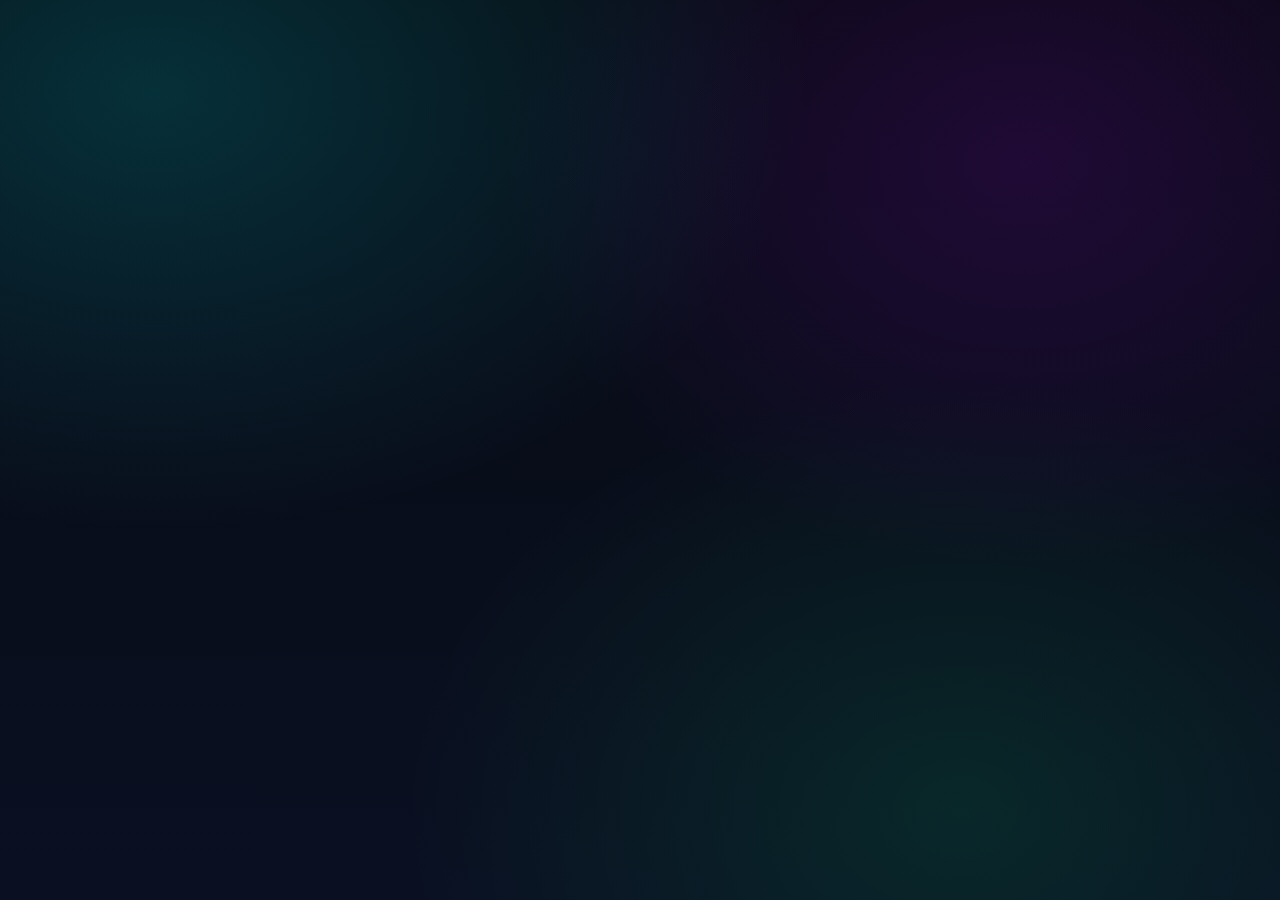
<file: index.html>
<!doctype html>
<html lang="zh-CN">
<head>
  <meta charset="utf-8" />
  <meta name="viewport" content="width=device-width,initial-scale=1" />
  <meta name="color-scheme" content="dark" />
  <title>个人主页</title>
  <style>
    :root{
      --bg0:#070A12;
      --bg1:#0A1022;
      --panel:rgba(10,16,34,.65);
      --panel2:rgba(10,16,34,.38);
      --text:#EAF2FF;
      --muted:rgba(234,242,255,.72);
      --faint:rgba(234,242,255,.45);
      --line:rgba(120,160,255,.18);

      --neonA:#00F5FF; /* cyan */
      --neonB:#B400FF; /* purple */
      --neonC:#00FF7A; /* green */
      --warn:#FF4D6D;
      --ok:#00FF7A;

      --shadow: 0 0 24px rgba(0,245,255,.12), 0 0 48px rgba(180,0,255,.10);
      --radius: 18px;
      --radius2: 28px;
      --mono: ui-monospace, SFMono-Regular, Menlo, Monaco, Consolas, "Liberation Mono", "Courier New", monospace;
      --sans: ui-sans-serif, system-ui, -apple-system, Segoe UI, Roboto, "PingFang SC", "Hiragino Sans GB", "Microsoft YaHei", Arial, sans-serif;
    }

    *{ box-sizing:border-box; }
    html,body{ height:100%; }
    body{
      margin:0;
      font-family:var(--sans);
      color:var(--text);
      background:
        radial-gradient(1200px 800px at 12% 10%, rgba(0,245,255,.16), transparent 55%),
        radial-gradient(900px 700px at 80% 18%, rgba(180,0,255,.14), transparent 58%),
        radial-gradient(900px 700px at 75% 90%, rgba(0,255,122,.10), transparent 62%),
        linear-gradient(180deg, var(--bg0), var(--bg1));
      overflow-x:hidden;
    }

    /* Subtle cyber grid + scanlines */
    .bg-grid::before{
      content:"";
      position:fixed; inset:0;
      pointer-events:none;
      background:
        linear-gradient(to right, rgba(120,160,255,.08) 1px, transparent 1px),
        linear-gradient(to bottom, rgba(120,160,255,.08) 1px, transparent 1px);
      background-size: 60px 60px;
      mask-image: radial-gradient(closest-side, rgba(0,0,0,.9), transparent 92%);
      opacity:.45;
      transform: translateZ(0);
    }
    .bg-grid::after{
      content:"";
      position:fixed; inset:0;
      pointer-events:none;
      background: repeating-linear-gradient(
        to bottom,
        rgba(255,255,255,.04) 0px,
        rgba(255,255,255,.04) 1px,
        transparent 2px,
        transparent 7px
      );
      opacity:.10;
      mix-blend-mode:overlay;
      animation: scan 10s linear infinite;
    }
    @keyframes scan{
      from{ transform: translateY(-12px); }
      to{ transform: translateY(12px); }
    }

    a{ color:inherit; text-decoration:none; }
    .wrap{
      width:min(1120px, calc(100% - 40px));
      margin: 0 auto;
      padding: 26px 0 80px;
    }

    /* Top nav */
    .topbar{
      position:sticky; top:0; z-index:50;
      backdrop-filter: blur(14px);
      background: linear-gradient(180deg, rgba(7,10,18,.82), rgba(7,10,18,.45));
      border-bottom:1px solid rgba(120,160,255,.12);
    }
    .topbar .inner{
      width:min(1120px, calc(100% - 40px));
      margin:0 auto;
      display:flex; align-items:center; justify-content:space-between;
      padding: 12px 0;
      gap:14px;
    }
    .brand{
      display:flex; align-items:center; gap:12px;
      min-width: 190px;
    }
    .brand .dot{
      width:12px; height:12px; border-radius:999px;
      background: radial-gradient(circle at 30% 30%, #fff, rgba(255,255,255,.2) 30%, transparent 65%),
                  linear-gradient(135deg, var(--neonA), var(--neonB));
      box-shadow: 0 0 16px rgba(0,245,255,.35), 0 0 22px rgba(180,0,255,.28);
    }
    .brand .name{
      font-family:var(--mono);
      letter-spacing:.5px;
      font-size:14px;
      opacity:.92;
    }
    .nav{
      display:flex; flex-wrap:wrap;
      gap:10px;
      justify-content:flex-end;
    }
    .chip{
      font-family:var(--mono);
      font-size:12px;
      padding:8px 10px;
      border:1px solid rgba(120,160,255,.22);
      border-radius:999px;
      background: rgba(10,16,34,.38);
      transition: transform .15s ease, border-color .15s ease, box-shadow .15s ease;
      user-select:none;
      white-space:nowrap;
    }
    .chip:hover{
      transform: translateY(-1px);
      border-color: rgba(0,245,255,.55);
      box-shadow: 0 0 0 1px rgba(0,245,255,.18), 0 0 22px rgba(0,245,255,.12);
    }
    .chip:active{ transform: translateY(0px); }

    /* Hero */
    .hero{
      margin-top: 24px;
      border-radius: var(--radius2);
      position:relative;
      overflow:hidden;
      border:1px solid rgba(120,160,255,.16);
      background: linear-gradient(180deg, rgba(10,16,34,.72), rgba(10,16,34,.28));
      box-shadow: var(--shadow);
    }
    .hero::before{
      content:"";
      position:absolute; inset:-2px;
      background: conic-gradient(from 140deg, rgba(0,245,255,.25), rgba(180,0,255,.22), rgba(0,255,122,.20), rgba(0,245,255,.25));
      filter: blur(24px);
      opacity:.55;
      z-index:0;
    }
    .hero::after{
      content:"";
      position:absolute; inset:0;
      background:
        radial-gradient(600px 320px at 10% 25%, rgba(0,245,255,.22), transparent 60%),
        radial-gradient(680px 420px at 80% 30%, rgba(180,0,255,.18), transparent 62%),
        radial-gradient(560px 420px at 60% 90%, rgba(0,255,122,.12), transparent 60%);
      z-index:0;
      opacity:.9;
    }
    .hero .content{
      position:relative; z-index:1;
      display:grid;
      grid-template-columns: 1.15fr .85fr;
      gap: 24px;
      padding: 28px;
      align-items:stretch;
    }
    @media (max-width: 920px){
      .hero .content{ grid-template-columns: 1fr; }
    }

    .title{
      margin:0;
      font-size: 40px;
      line-height:1.08;
      letter-spacing:-.4px;
    }
    .glitch{
      position:relative;
      display:inline-block;
      text-shadow: 0 0 18px rgba(0,245,255,.20), 0 0 22px rgba(180,0,255,.18);
    }
    .glitch::before, .glitch::after{
      content: attr(data-text);
      position:absolute; left:0; top:0;
      width:100%;
      opacity:.65;
      clip-path: inset(0 0 0 0);
      pointer-events:none;
    }
    .glitch::before{
      transform: translate(1px, 0);
      color: rgba(0,245,255,.9);
      mix-blend-mode:screen;
      animation: glitch1 2.6s infinite linear;
    }
    .glitch::after{
      transform: translate(-1px, 0);
      color: rgba(180,0,255,.9);
      mix-blend-mode:screen;
      animation: glitch2 3.2s infinite linear;
    }
    @keyframes glitch1{
      0%, 100% { clip-path: inset(0 0 0 0); }
      12% { clip-path: inset(0 0 68% 0); }
      18% { clip-path: inset(42% 0 22% 0); }
      30% { clip-path: inset(12% 0 58% 0); }
      44% { clip-path: inset(72% 0 8% 0); }
      62% { clip-path: inset(8% 0 72% 0); }
      78% { clip-path: inset(54% 0 18% 0); }
    }
    @keyframes glitch2{
      0%, 100% { clip-path: inset(0 0 0 0); }
      10% { clip-path: inset(66% 0 6% 0); }
      22% { clip-path: inset(12% 0 64% 0); }
      36% { clip-path: inset(48% 0 20% 0); }
      52% { clip-path: inset(4% 0 74% 0); }
      70% { clip-path: inset(58% 0 16% 0); }
      84% { clip-path: inset(18% 0 58% 0); }
    }

    .subtitle{
      margin: 10px 0 0;
      color: var(--muted);
      font-size: 15px;
      line-height: 1.65;
      max-width: 62ch;
    }
    .meta-row{
      margin-top: 16px;
      display:flex; flex-wrap:wrap; gap:10px;
      align-items:center;
    }

    .btn{
      display:inline-flex; align-items:center; gap:10px;
      padding: 11px 14px;
      border-radius: 12px;
      border: 1px solid rgba(120,160,255,.22);
      background: rgba(10,16,34,.50);
      font-family: var(--mono);
      font-size: 12px;
      letter-spacing:.3px;
      cursor:pointer;
      transition: transform .15s ease, border-color .15s ease, box-shadow .15s ease;
      user-select:none;
    }
    .btn:hover{
      transform: translateY(-1px);
      border-color: rgba(0,245,255,.55);
      box-shadow: 0 0 0 1px rgba(0,245,255,.18), 0 0 26px rgba(0,245,255,.12);
    }
    .btn:active{ transform: translateY(0px); }
    .btn.primary{
      border-color: rgba(0,245,255,.55);
      background: linear-gradient(135deg, rgba(0,245,255,.20), rgba(180,0,255,.16));
      box-shadow: 0 0 0 1px rgba(0,245,255,.16), 0 0 32px rgba(180,0,255,.10);
    }
    .btn.danger:hover{ border-color: rgba(255,77,109,.75); box-shadow: 0 0 0 1px rgba(255,77,109,.18), 0 0 26px rgba(255,77,109,.10); }

    .sidecard{
      border-radius: var(--radius);
      border:1px solid rgba(120,160,255,.16);
      background: linear-gradient(180deg, rgba(10,16,34,.62), rgba(10,16,34,.30));
      padding: 16px;
      position:relative;
      overflow:hidden;
    }
    .sidecard::before{
      content:"";
      position:absolute; inset:-40px;
      background: radial-gradient(closest-side, rgba(0,245,255,.20), transparent 70%);
      opacity:.35;
      z-index:0;
      transform: translate(40px, -10px);
    }
    .sidecard > *{ position:relative; z-index:1; }

    .avatar{
      display:flex; gap:12px; align-items:center;
      padding-bottom: 12px;
      border-bottom: 1px solid rgba(120,160,255,.14);
      margin-bottom: 12px;
    }
    .avatar .pic{
      width:64px; height:64px; border-radius:16px;
      border:1px solid rgba(120,160,255,.22);
      background: rgba(10,16,34,.45);
      box-shadow: 0 0 22px rgba(0,245,255,.10);
      overflow:hidden;
      flex: 0 0 auto;
    }
    .avatar .pic svg{ width:100%; height:100%; display:block; }
    .avatar .who{ min-width:0; }
    .avatar .who .n{
      margin:0;
      font-size: 15px;
      letter-spacing:.2px;
      white-space:nowrap;
      overflow:hidden;
      text-overflow:ellipsis;
    }
    .avatar .who .t{
      margin:4px 0 0;
      font-family: var(--mono);
      font-size: 12px;
      color: var(--muted);
      white-space:nowrap;
      overflow:hidden;
      text-overflow:ellipsis;
    }

    .kv{
      display:grid;
      grid-template-columns: 88px 1fr;
      gap: 8px 10px;
      font-size: 13px;
    }
    .kv .k{
      color: var(--faint);
      font-family: var(--mono);
    }
    .kv .v{
      color: var(--text);
      overflow-wrap:anywhere;
    }

    /* Sections */
    section{
      margin-top: 22px;
      border-radius: var(--radius2);
      border:1px solid rgba(120,160,255,.14);
      background: linear-gradient(180deg, rgba(10,16,34,.55), rgba(10,16,34,.24));
      box-shadow: 0 0 0 1px rgba(0,0,0,.16), 0 0 40px rgba(0,0,0,.18);
      overflow:hidden;
    }
    .sec-head{
      padding: 16px 18px;
      display:flex; align-items:center; justify-content:space-between;
      border-bottom: 1px solid rgba(120,160,255,.14);
      background: linear-gradient(180deg, rgba(10,16,34,.72), rgba(10,16,34,.34));
      gap: 10px;
    }
    .sec-title{
      display:flex; align-items:center; gap:10px;
      font-family: var(--mono);
      letter-spacing:.4px;
      font-size: 13px;
      color: rgba(234,242,255,.86);
      margin:0;
    }
    .sec-title .sig{
      width:10px; height:10px; border-radius: 999px;
      background: linear-gradient(135deg, var(--neonA), var(--neonB));
      box-shadow: 0 0 16px rgba(0,245,255,.25);
      flex:0 0 auto;
    }
    .sec-actions{
      display:flex; gap:10px; flex-wrap:wrap;
      justify-content:flex-end;
    }
    .sec-body{ padding: 18px; }

    /* Cards grid */
    .grid{
      display:grid;
      grid-template-columns: repeat(12, 1fr);
      gap: 12px;
    }
    .col-6{ grid-column: span 6; }
    .col-4{ grid-column: span 4; }
    .col-8{ grid-column: span 8; }
    .col-12{ grid-column: span 12; }
    @media (max-width: 920px){
      .col-6,.col-4,.col-8{ grid-column: span 12; }
    }

    .card{
      border-radius: var(--radius);
      border:1px solid rgba(120,160,255,.14);
      background: linear-gradient(180deg, rgba(10,16,34,.58), rgba(10,16,34,.26));
      padding: 14px;
      position:relative;
      overflow:hidden;
    }
    .card::before{
      content:"";
      position:absolute; inset:-2px;
      background: radial-gradient(400px 160px at 20% 0%, rgba(0,245,255,.18), transparent 60%),
                  radial-gradient(420px 180px at 90% 10%, rgba(180,0,255,.16), transparent 62%);
      opacity:.7;
      z-index:0;
    }
    .card > *{ position:relative; z-index:1; }

    .card h3{
      margin: 0 0 6px;
      font-size: 15px;
      letter-spacing:.2px;
    }
    .card p{
      margin: 0;
      color: var(--muted);
      font-size: 13px;
      line-height: 1.65;
    }
    .badge-row{
      margin-top: 10px;
      display:flex; flex-wrap:wrap; gap:8px;
    }
    .badge{
      font-family: var(--mono);
      font-size: 11px;
      padding: 6px 8px;
      border-radius: 999px;
      border:1px solid rgba(120,160,255,.20);
      background: rgba(10,16,34,.35);
      color: rgba(234,242,255,.82);
    }
    .badge.ok{ border-color: rgba(0,255,122,.35); }
    .badge.neon{ border-color: rgba(0,245,255,.45); }
    .badge.purple{ border-color: rgba(180,0,255,.35); }

    /* Skills */
    .skill{
      display:flex; align-items:center; justify-content:space-between;
      gap: 10px;
      padding: 10px 0;
      border-bottom: 1px solid rgba(120,160,255,.10);
    }
    .skill:last-child{ border-bottom:0; padding-bottom:0; }
    .skill .label
</file>
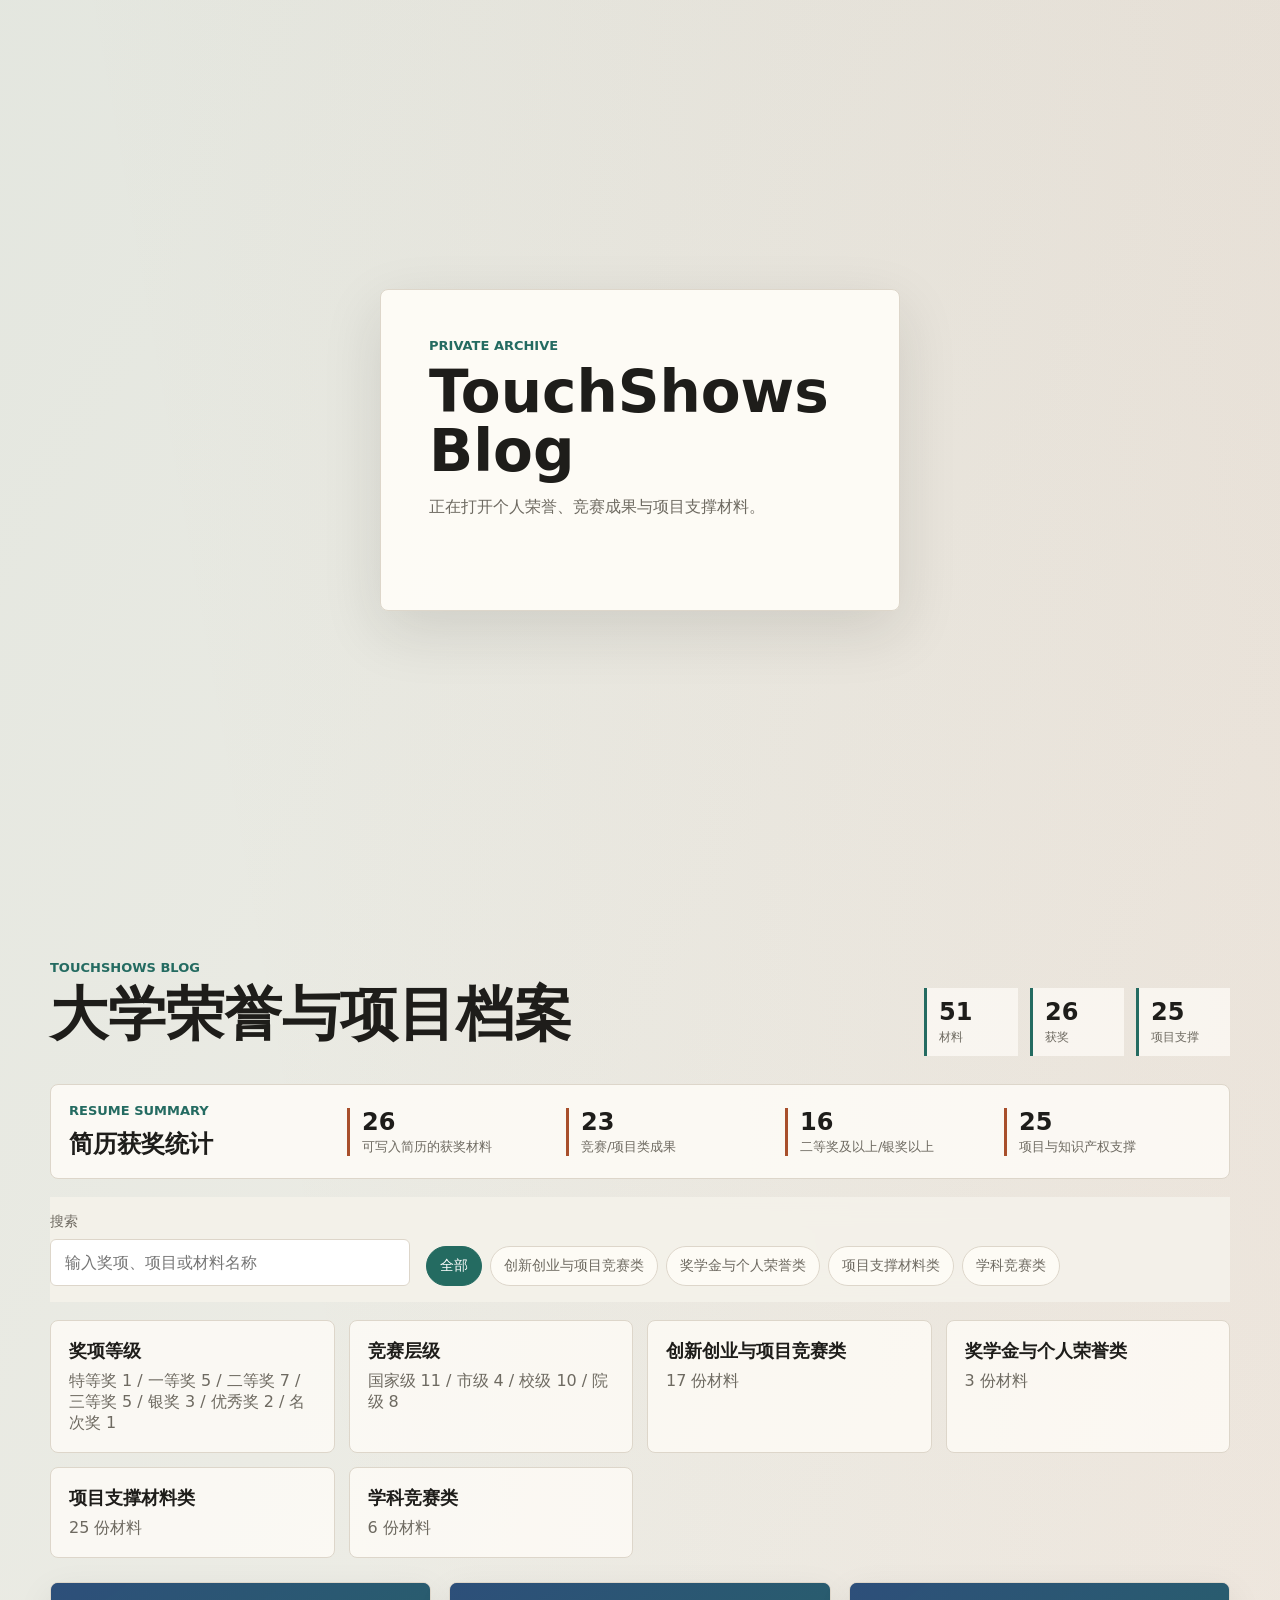
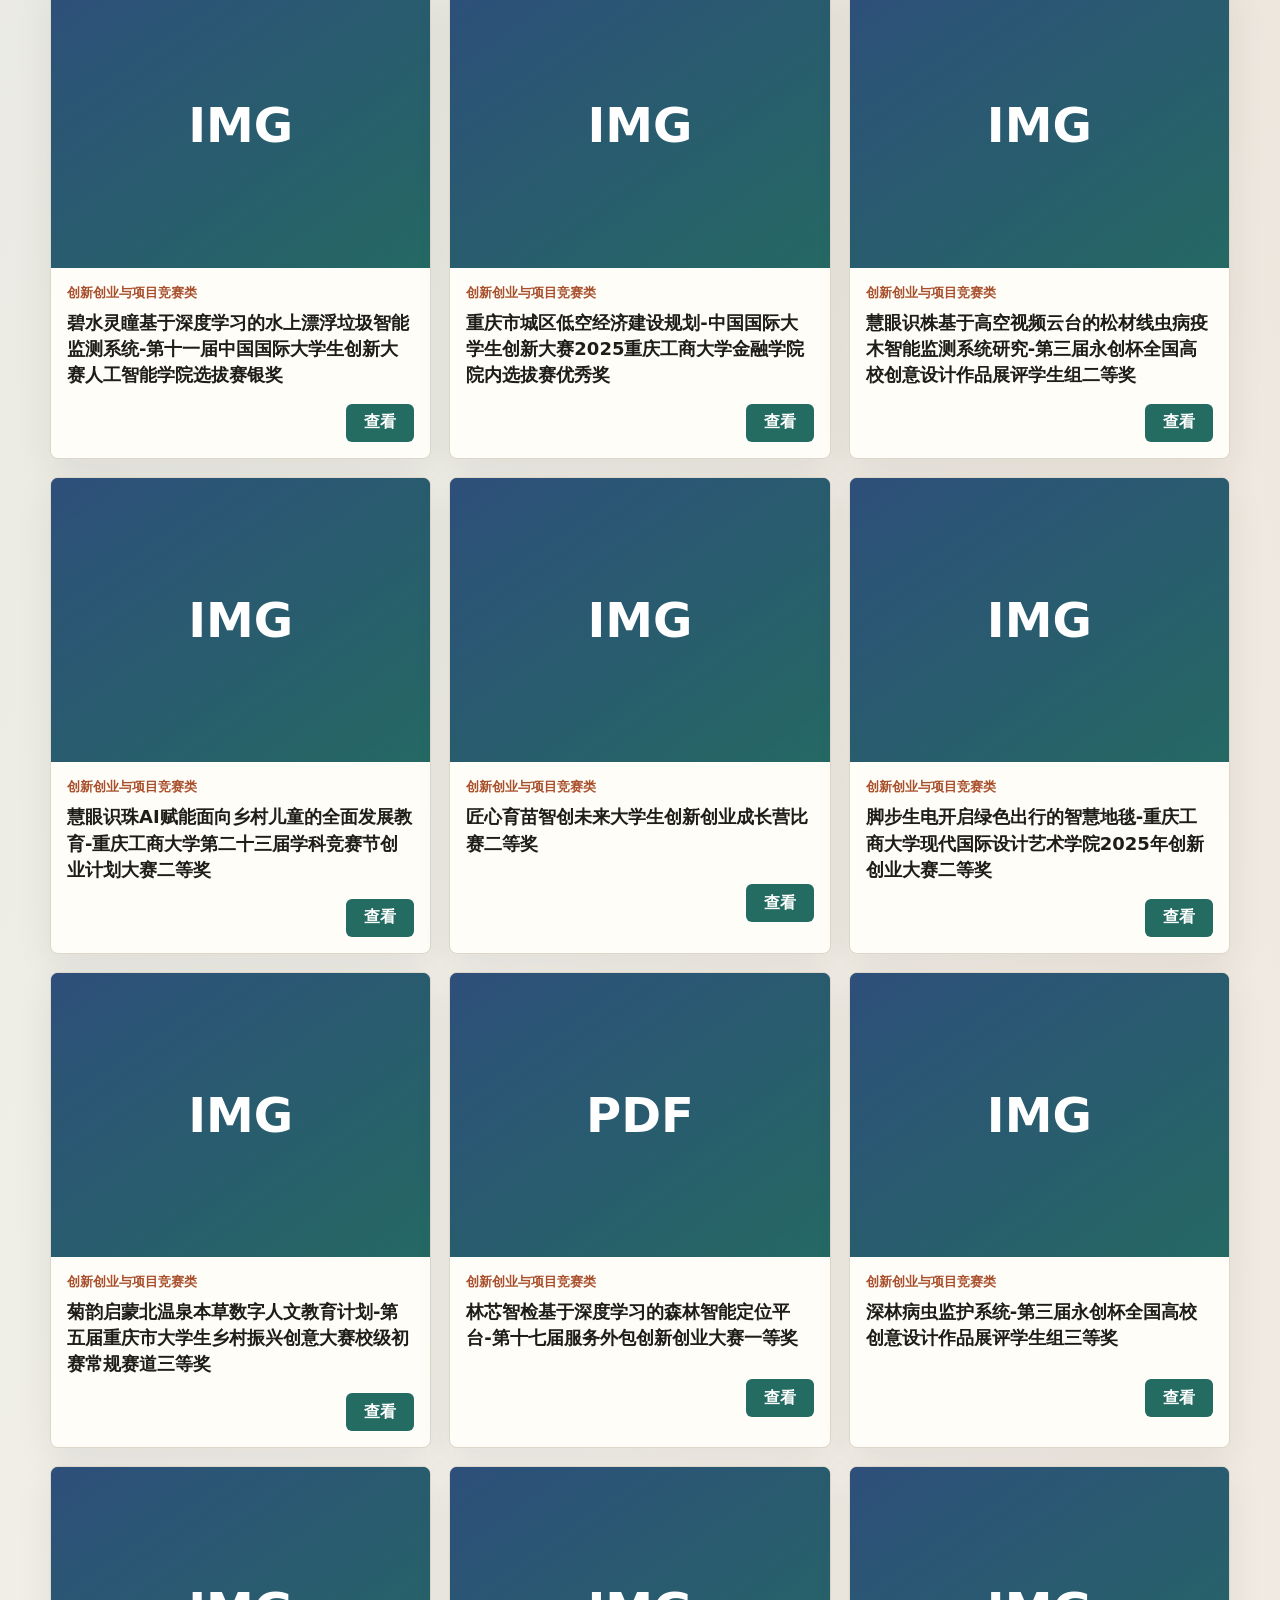
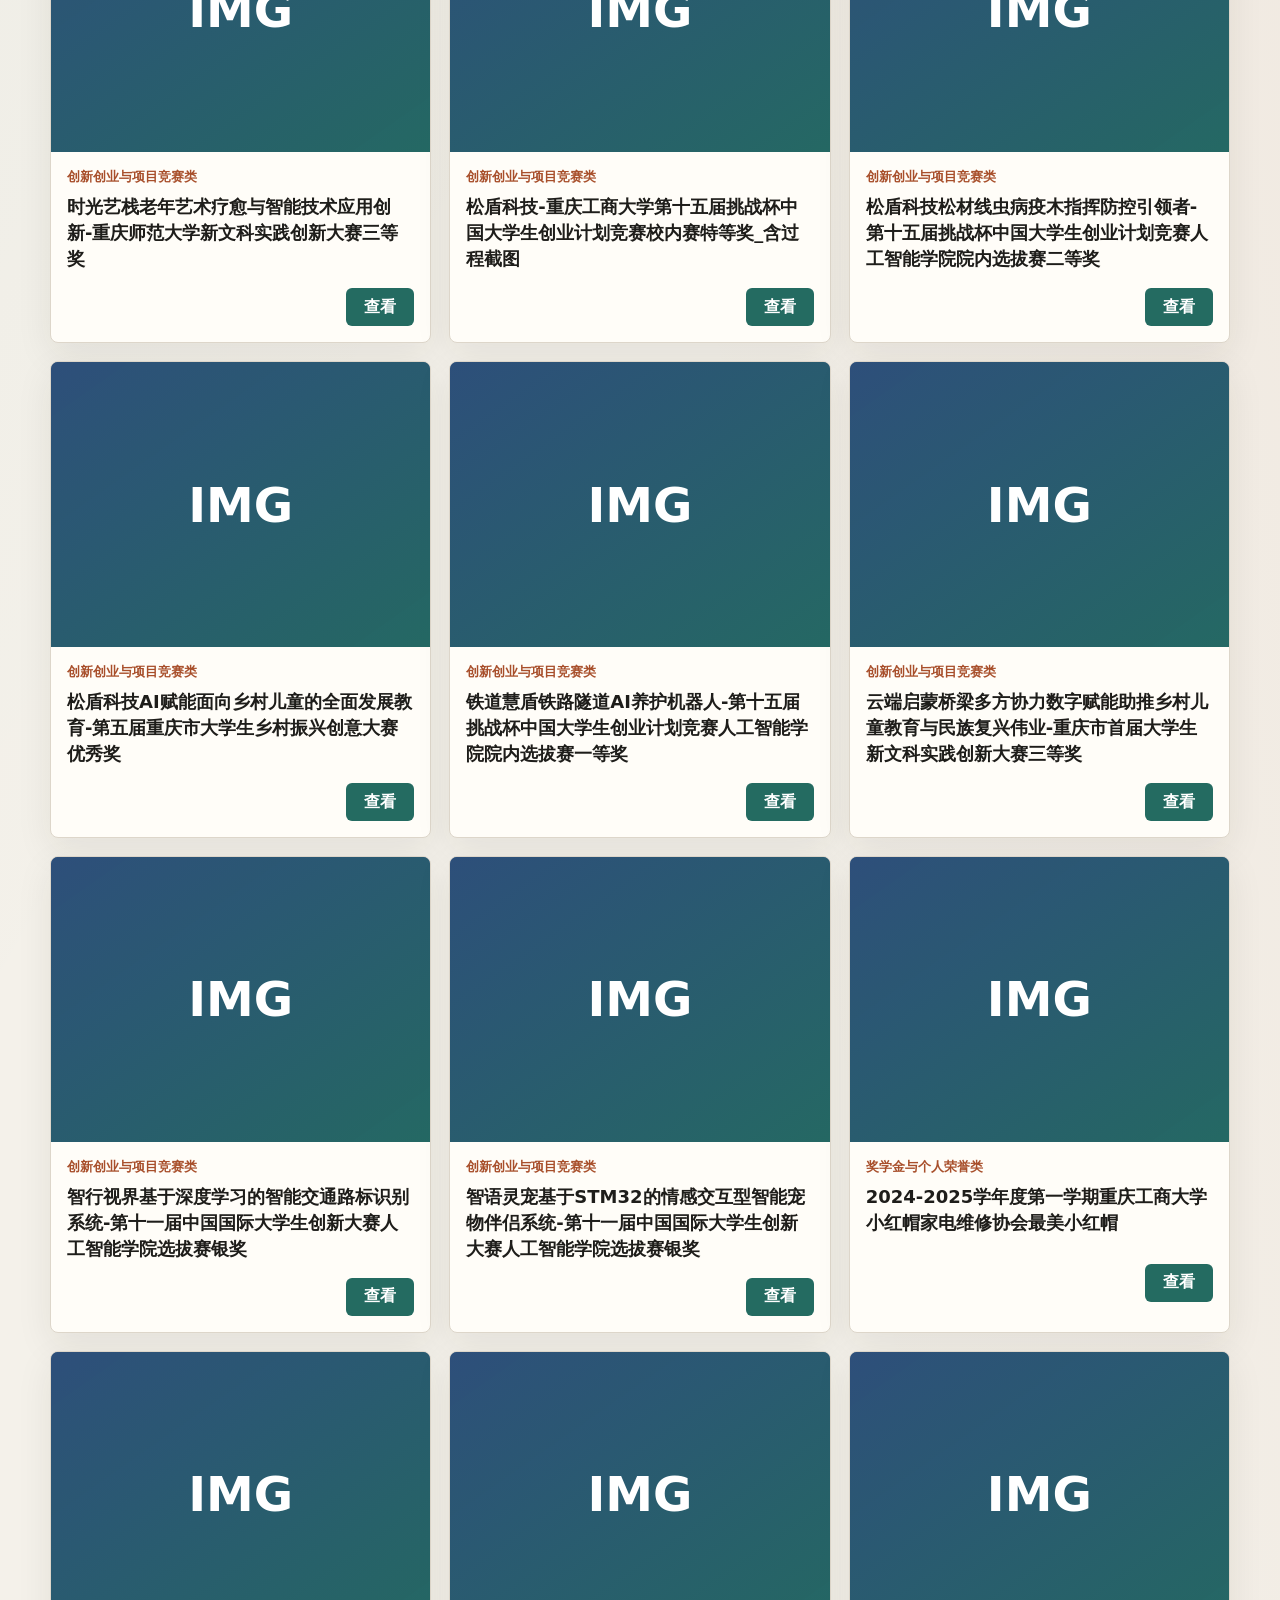
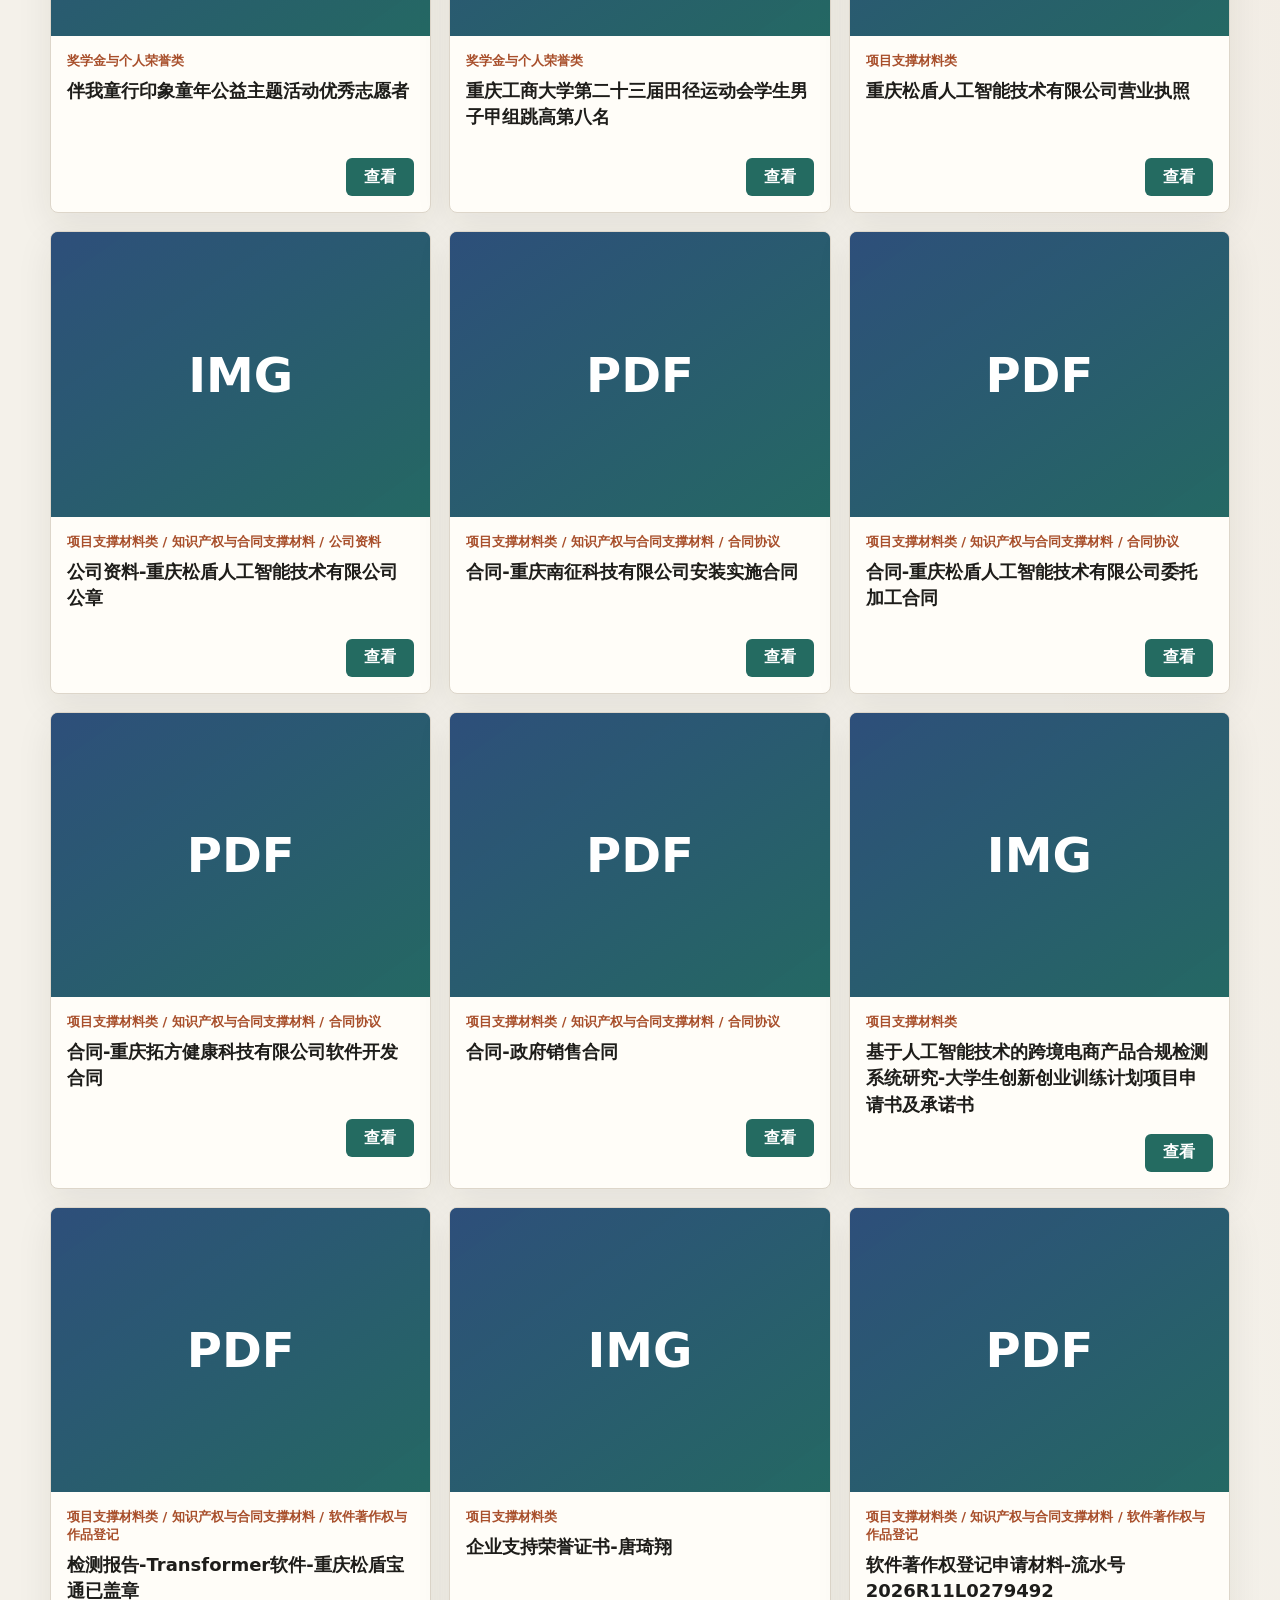
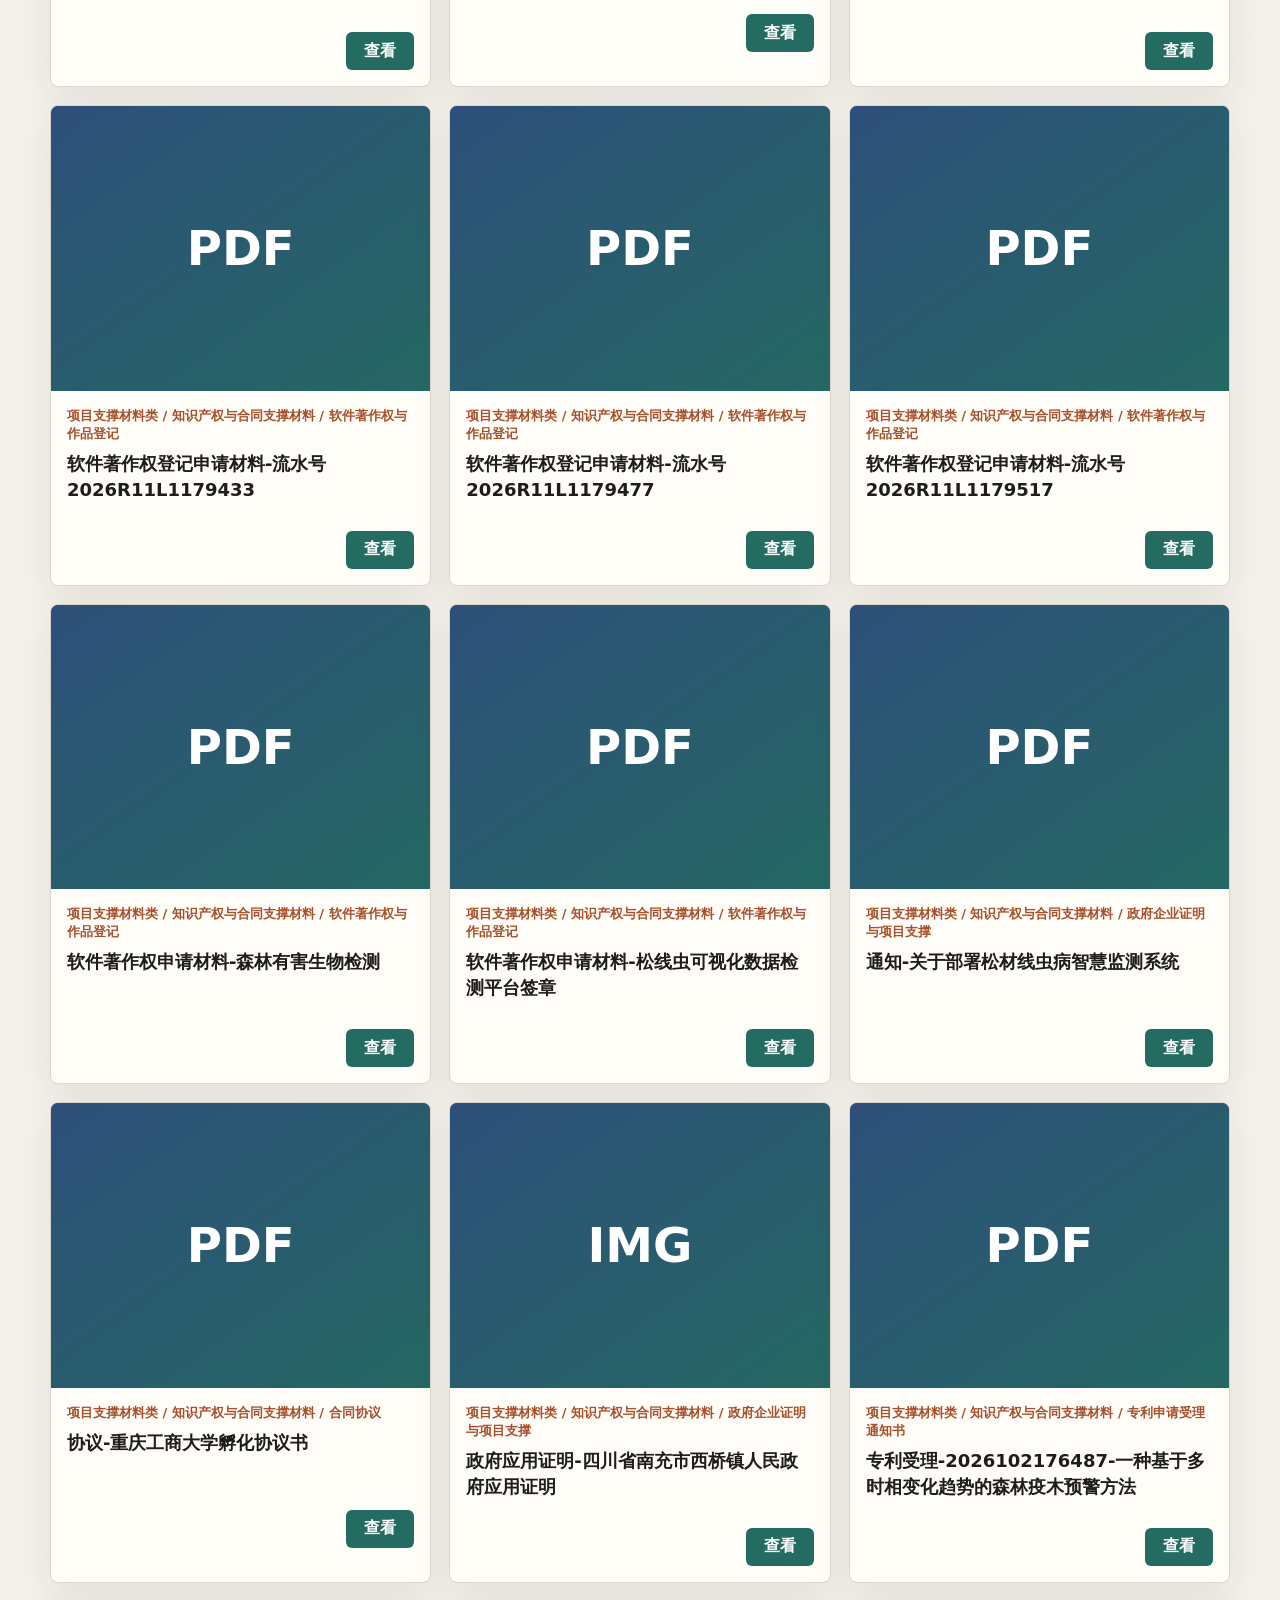
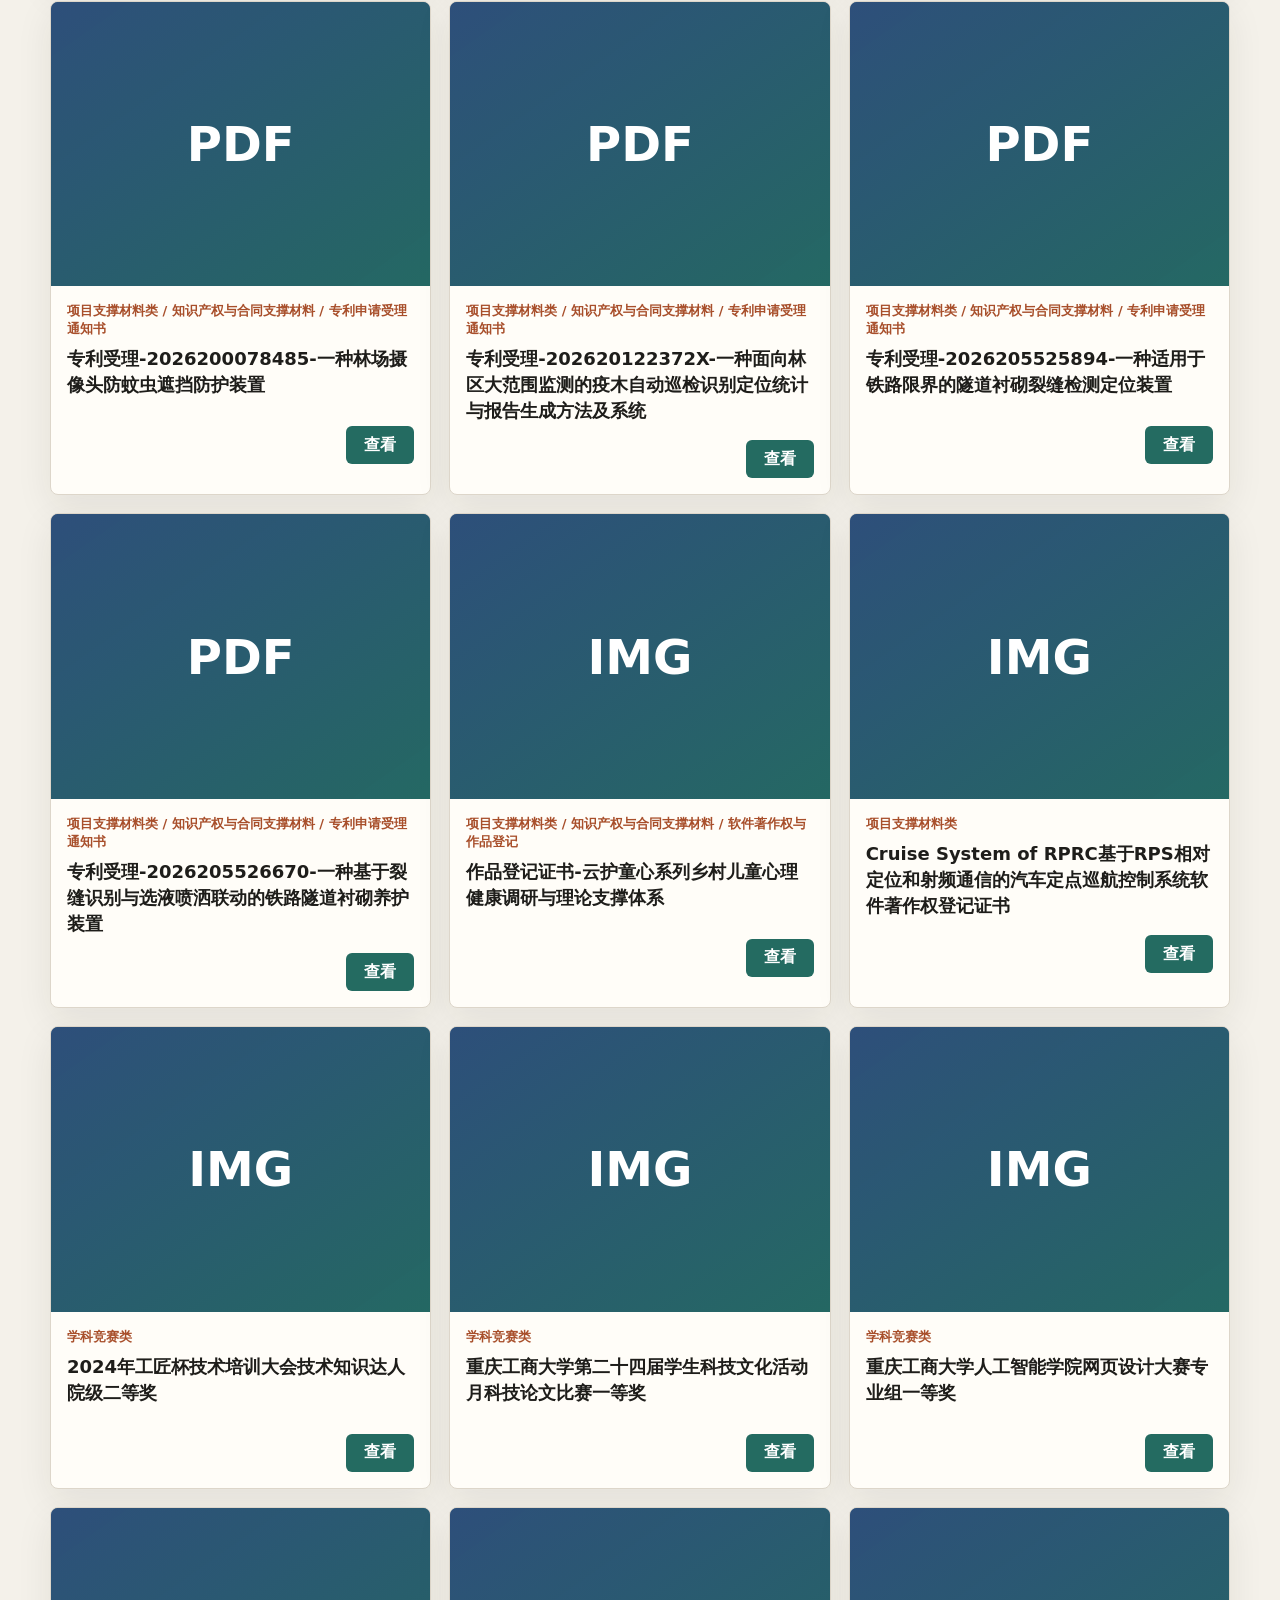
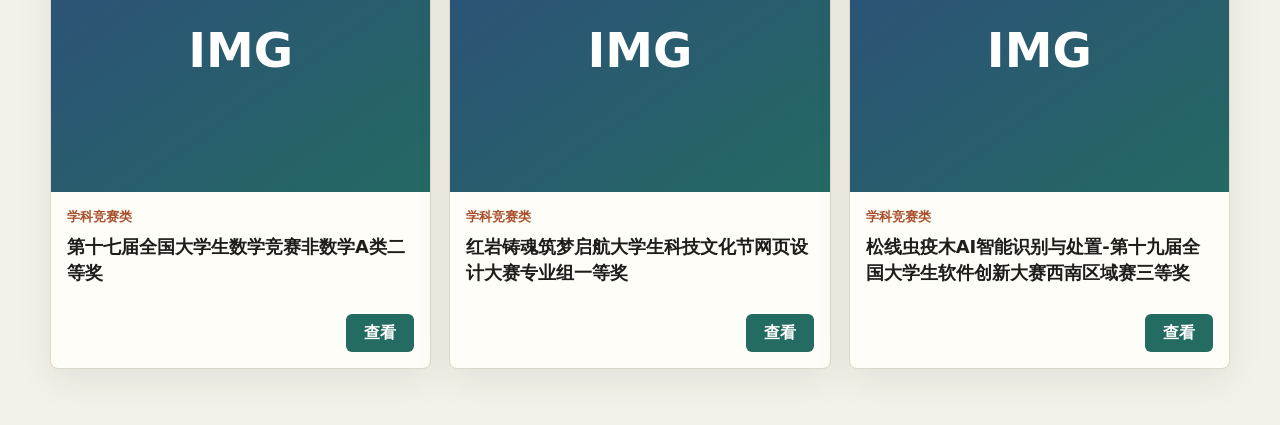
<file: blog/index.html>
<!doctype html>
<html lang="zh-CN">
  <head>
    <meta charset="UTF-8" />
    <meta name="viewport" content="width=device-width, initial-scale=1.0" />
    <meta name="robots" content="noindex, nofollow" />
    <title>TouchShows Blog</title>
    <link rel="stylesheet" href="./styles.css?v=20260530-4" />
  </head>
  <body>
    <main class="shell">
      <section id="lock-screen" class="lock-screen">
        <div class="lock-panel">
          <p class="eyebrow">Private archive</p>
          <h1>TouchShows Blog</h1>
          <p class="intro">正在打开个人荣誉、竞赛成果与项目支撑材料。</p>
          <form id="unlock-form" class="unlock-form" hidden>
            <label for="password">访问密码</label>
            <div class="password-row">
              <input id="password" name="password" type="password" autocomplete="current-password" placeholder="请输入密码" required />
              <button type="submit">进入</button>
            </div>
          </form>
          <p id="unlock-message" class="unlock-message" role="status">正在加载...</p>
        </div>
      </section>

      <section id="app" class="app" hidden>
        <header class="topbar">
          <div>
            <p class="eyebrow">TouchShows Blog</p>
            <h1>大学荣誉与项目档案</h1>
          </div>
          <div class="stats" id="stats"></div>
        </header>

        <section class="controls" aria-label="筛选材料">
          <div class="search-box">
            <label for="search">搜索</label>
            <input id="search" type="search" placeholder="输入奖项、项目或材料名称" />
          </div>
          <div class="filter-row" id="filters"></div>
        </section>

        <section class="overview" id="overview"></section>
        <section class="gallery" id="gallery" aria-live="polite"></section>
      </section>
    </main>

    <template id="item-template">
      <article class="item-card">
        <button class="preview-button" type="button"></button>
        <div class="item-body">
          <p class="item-meta"></p>
          <h2></h2>
          <div class="item-actions">
            <button class="open-button" type="button">查看</button>
          </div>
        </div>
      </article>
    </template>

    <dialog id="viewer" class="viewer">
      <div class="viewer-bar">
        <div>
          <p id="viewer-category"></p>
          <h2 id="viewer-title"></h2>
        </div>
        <button id="viewer-close" type="button" aria-label="关闭">×</button>
      </div>
      <div id="viewer-content" class="viewer-content"></div>
    </dialog>

    <script src="./app.js?v=20260530-5" type="module"></script>
  </body>
</html>
</file>
<file: blog/styles.css>
:root {
  color-scheme: light;
  --bg: #f4f1ea;
  --paper: #fffdf8;
  --ink: #1e1d1a;
  --muted: #6e6a61;
  --line: #ddd6ca;
  --accent: #246b61;
  --accent-2: #a84f2b;
  --accent-3: #2d4f7a;
  --shadow: 0 20px 60px rgba(37, 32, 24, 0.12);
}

* {
  box-sizing: border-box;
}

body {
  margin: 0;
  min-height: 100vh;
  background:
    linear-gradient(120deg, rgba(36, 107, 97, 0.08), transparent 35%),
    linear-gradient(260deg, rgba(168, 79, 43, 0.08), transparent 40%),
    var(--bg);
  color: var(--ink);
  font-family:
    Inter, "PingFang SC", "Microsoft YaHei", system-ui, -apple-system,
    BlinkMacSystemFont, "Segoe UI", sans-serif;
}

button,
input {
  font: inherit;
}

button {
  cursor: pointer;
}

.shell {
  min-height: 100vh;
}

.lock-screen {
  min-height: 100vh;
  display: grid;
  place-items: center;
  padding: 24px;
}

.lock-panel {
  width: min(520px, 100%);
  background: rgba(255, 253, 248, 0.92);
  border: 1px solid var(--line);
  border-radius: 8px;
  padding: clamp(28px, 5vw, 48px);
  box-shadow: var(--shadow);
}

.eyebrow {
  margin: 0 0 10px;
  color: var(--accent);
  font-size: 13px;
  font-weight: 700;
  letter-spacing: 0;
  text-transform: uppercase;
}

h1,
h2,
p {
  margin-top: 0;
}

.lock-panel h1,
.topbar h1 {
  margin-bottom: 12px;
  font-size: clamp(32px, 6vw, 58px);
  line-height: 1.02;
  letter-spacing: 0;
}

.intro {
  color: var(--muted);
  line-height: 1.8;
}

.unlock-form {
  margin-top: 30px;
}

.unlock-form label,
.search-box label {
  display: block;
  margin-bottom: 8px;
  color: var(--muted);
  font-size: 14px;
}

.password-row {
  display: grid;
  grid-template-columns: 1fr auto;
  gap: 10px;
}

input {
  width: 100%;
  min-width: 0;
  border: 1px solid var(--line);
  border-radius: 6px;
  background: #fff;
  color: var(--ink);
  padding: 13px 14px;
  outline: none;
}

input:focus {
  border-color: var(--accent);
  box-shadow: 0 0 0 3px rgba(36, 107, 97, 0.15);
}

.password-row button,
.open-button {
  border: 0;
  border-radius: 6px;
  background: var(--accent);
  color: white;
  padding: 0 18px;
  font-weight: 700;
}

.unlock-message {
  min-height: 24px;
  margin: 12px 0 0;
  color: var(--accent-2);
  font-size: 14px;
}

.app {
  width: min(1180px, calc(100% - 32px));
  margin: 0 auto;
  padding: 32px 0 56px;
}

.topbar {
  display: grid;
  grid-template-columns: 1fr auto;
  gap: 24px;
  align-items: end;
  padding: 28px 0;
}

.stats {
  display: grid;
  grid-template-columns: repeat(3, auto);
  gap: 12px;
}

.stat {
  min-width: 94px;
  border-left: 3px solid var(--accent);
  background: rgba(255, 253, 248, 0.7);
  padding: 10px 12px;
}

.stat strong {
  display: block;
  font-size: 24px;
}

.stat span {
  color: var(--muted);
  font-size: 12px;
}

.controls {
  position: sticky;
  top: 0;
  z-index: 10;
  display: grid;
  grid-template-columns: minmax(220px, 360px) 1fr;
  gap: 16px;
  align-items: end;
  padding: 16px 0;
  background: rgba(244, 241, 234, 0.92);
  backdrop-filter: blur(12px);
}

.filter-row {
  display: flex;
  flex-wrap: wrap;
  gap: 8px;
}

.filter-button {
  border: 1px solid var(--line);
  border-radius: 999px;
  background: rgba(255, 253, 248, 0.84);
  color: var(--muted);
  padding: 10px 13px;
  font-size: 14px;
}

.filter-button.active {
  border-color: var(--accent);
  background: var(--accent);
  color: #fff;
}

.overview {
  display: grid;
  grid-template-columns: repeat(4, minmax(0, 1fr));
  gap: 14px;
  margin: 18px 0 24px;
}

.category-card {
  border: 1px solid var(--line);
  border-radius: 8px;
  background: rgba(255, 253, 248, 0.78);
  padding: 18px;
}

.category-card strong {
  display: block;
  margin-bottom: 8px;
  font-size: 18px;
}

.category-card span {
  color: var(--muted);
}

.gallery {
  display: grid;
  grid-template-columns: repeat(3, minmax(0, 1fr));
  gap: 18px;
}

.item-card {
  min-width: 0;
  overflow: hidden;
  border: 1px solid var(--line);
  border-radius: 8px;
  background: var(--paper);
  box-shadow: 0 12px 36px rgba(37, 32, 24, 0.08);
}

.preview-button {
  display: block;
  width: 100%;
  aspect-ratio: 4 / 3;
  border: 0;
  background: #e7e0d5;
  padding: 0;
}

.preview-button img,
.preview-button .pdf-tile {
  width: 100%;
  height: 100%;
}

.preview-button img {
  display: block;
  object-fit: cover;
}

.pdf-tile {
  display: grid;
  place-items: center;
  background:
    linear-gradient(145deg, rgba(45, 79, 122, 0.92), rgba(36, 107, 97, 0.9)),
    #2d4f7a;
  color: #fff;
  font-size: 48px;
  font-weight: 800;
}

.item-body {
  padding: 16px;
}

.item-meta,
#viewer-category {
  margin-bottom: 8px;
  color: var(--accent-2);
  font-size: 13px;
  font-weight: 700;
}

.item-body h2 {
  min-height: 64px;
  margin-bottom: 16px;
  font-size: 18px;
  line-height: 1.45;
  letter-spacing: 0;
  overflow-wrap: anywhere;
}

.item-actions {
  display: flex;
  justify-content: flex-end;
}

.open-button {
  min-height: 38px;
}

.viewer {
  width: min(1080px, calc(100% - 28px));
  max-height: 92vh;
  border: 1px solid var(--line);
  border-radius: 8px;
  padding: 0;
  background: var(--paper);
  color: var(--ink);
  box-shadow: var(--shadow);
}

.viewer::backdrop {
  background: rgba(20, 18, 14, 0.62);
}

.viewer-bar {
  display: grid;
  grid-template-columns: 1fr auto;
  gap: 16px;
  align-items: center;
  border-bottom: 1px solid var(--line);
  padding: 14px 16px;
}

.viewer-bar h2 {
  margin: 0;
  font-size: 18px;
  line-height: 1.35;
  overflow-wrap: anywhere;
}

#viewer-close {
  width: 40px;
  height: 40px;
  border: 1px solid var(--line);
  border-radius: 50%;
  background: #fff;
  color: var(--ink);
  font-size: 24px;
  line-height: 1;
}

.viewer-content {
  height: min(74vh, 820px);
  overflow: auto;
  background: #201f1d;
}

.viewer-content img,
.viewer-content iframe {
  display: block;
  width: 100%;
  min-height: 100%;
  border: 0;
}

.viewer-content img {
  height: auto;
  min-height: 0;
  margin: 0 auto;
  object-fit: contain;
}

.empty {
  grid-column: 1 / -1;
  border: 1px dashed var(--line);
  border-radius: 8px;
  padding: 32px;
  color: var(--muted);
  text-align: center;
}

@media (max-width: 900px) {
  .topbar,
  .controls {
    grid-template-columns: 1fr;
  }

  .stats,
  .overview,
  .gallery {
    grid-template-columns: repeat(2, minmax(0, 1fr));
  }
}

@media (max-width: 620px) {
  .password-row,
  .stats,
  .overview,
  .gallery {
    grid-template-columns: 1fr;
  }

  .password-row button {
    min-height: 46px;
  }

  .controls {
    position: static;
  }
}
</file>
